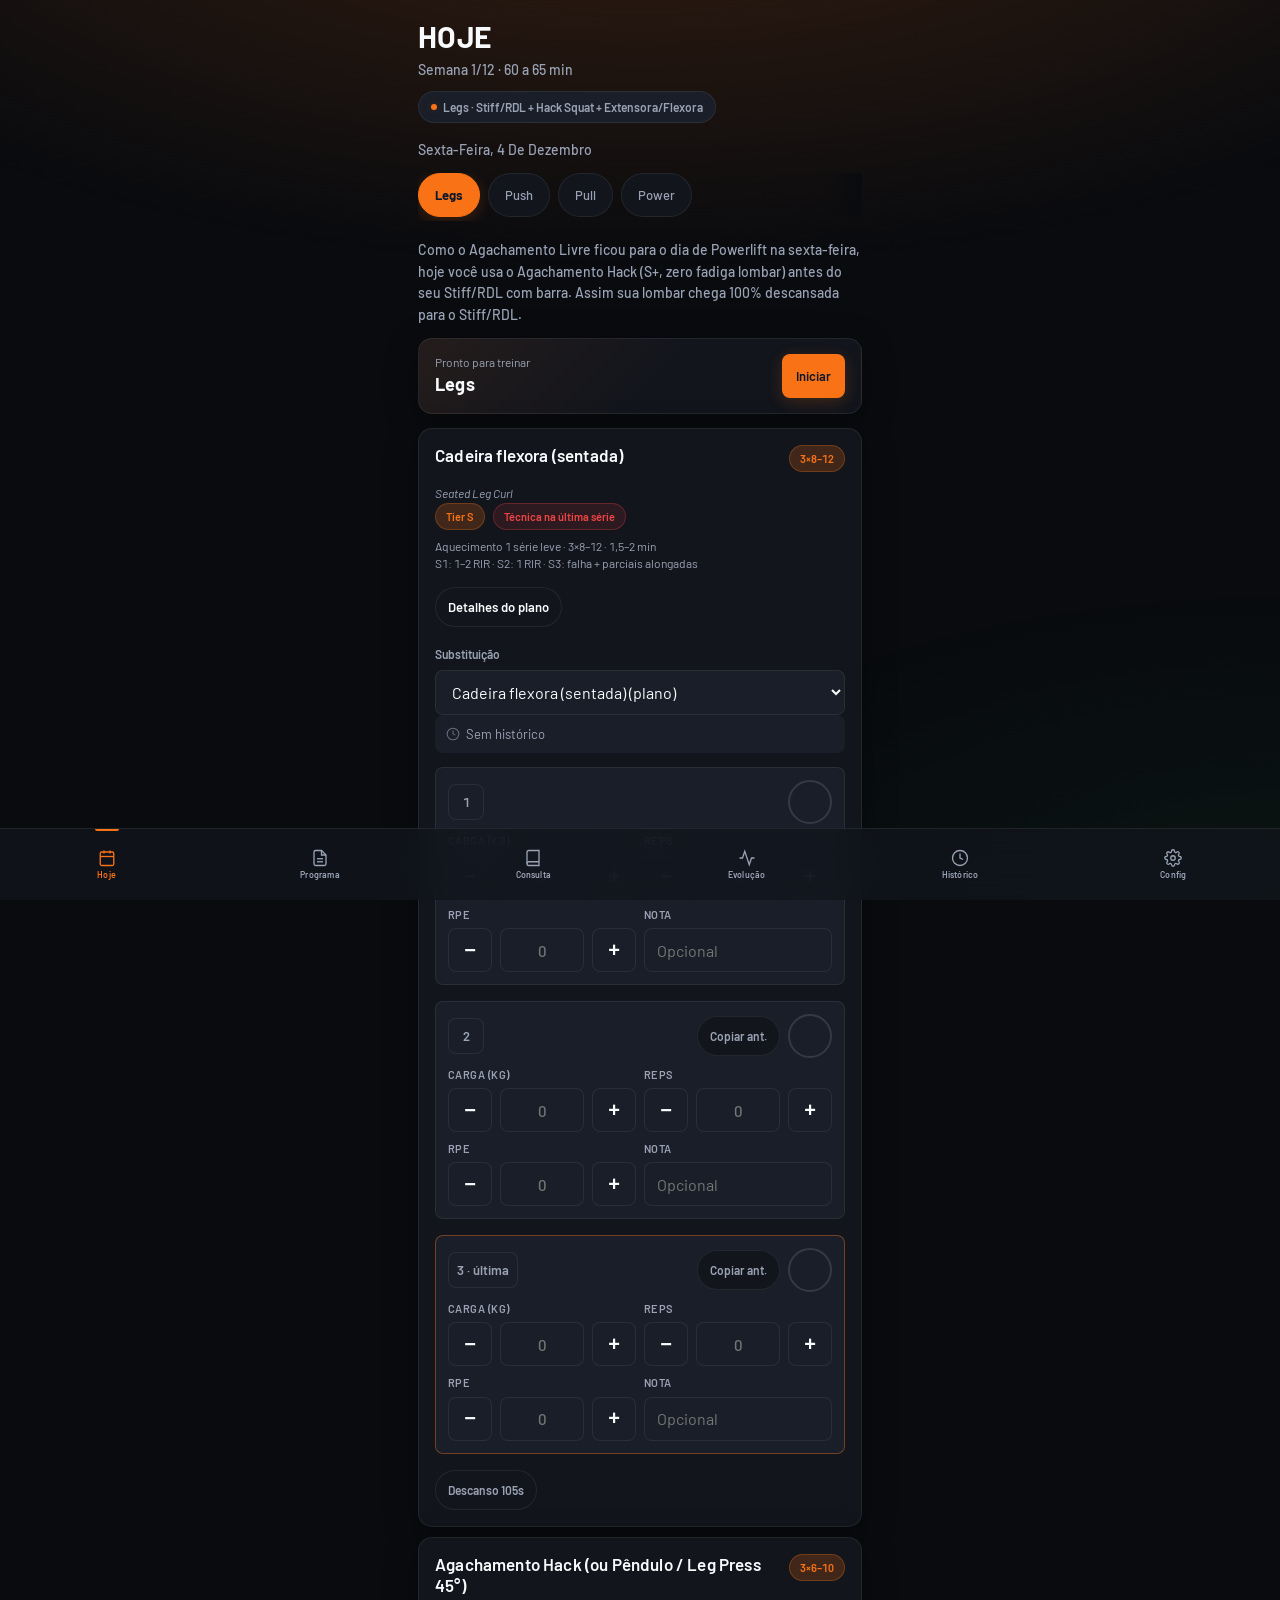
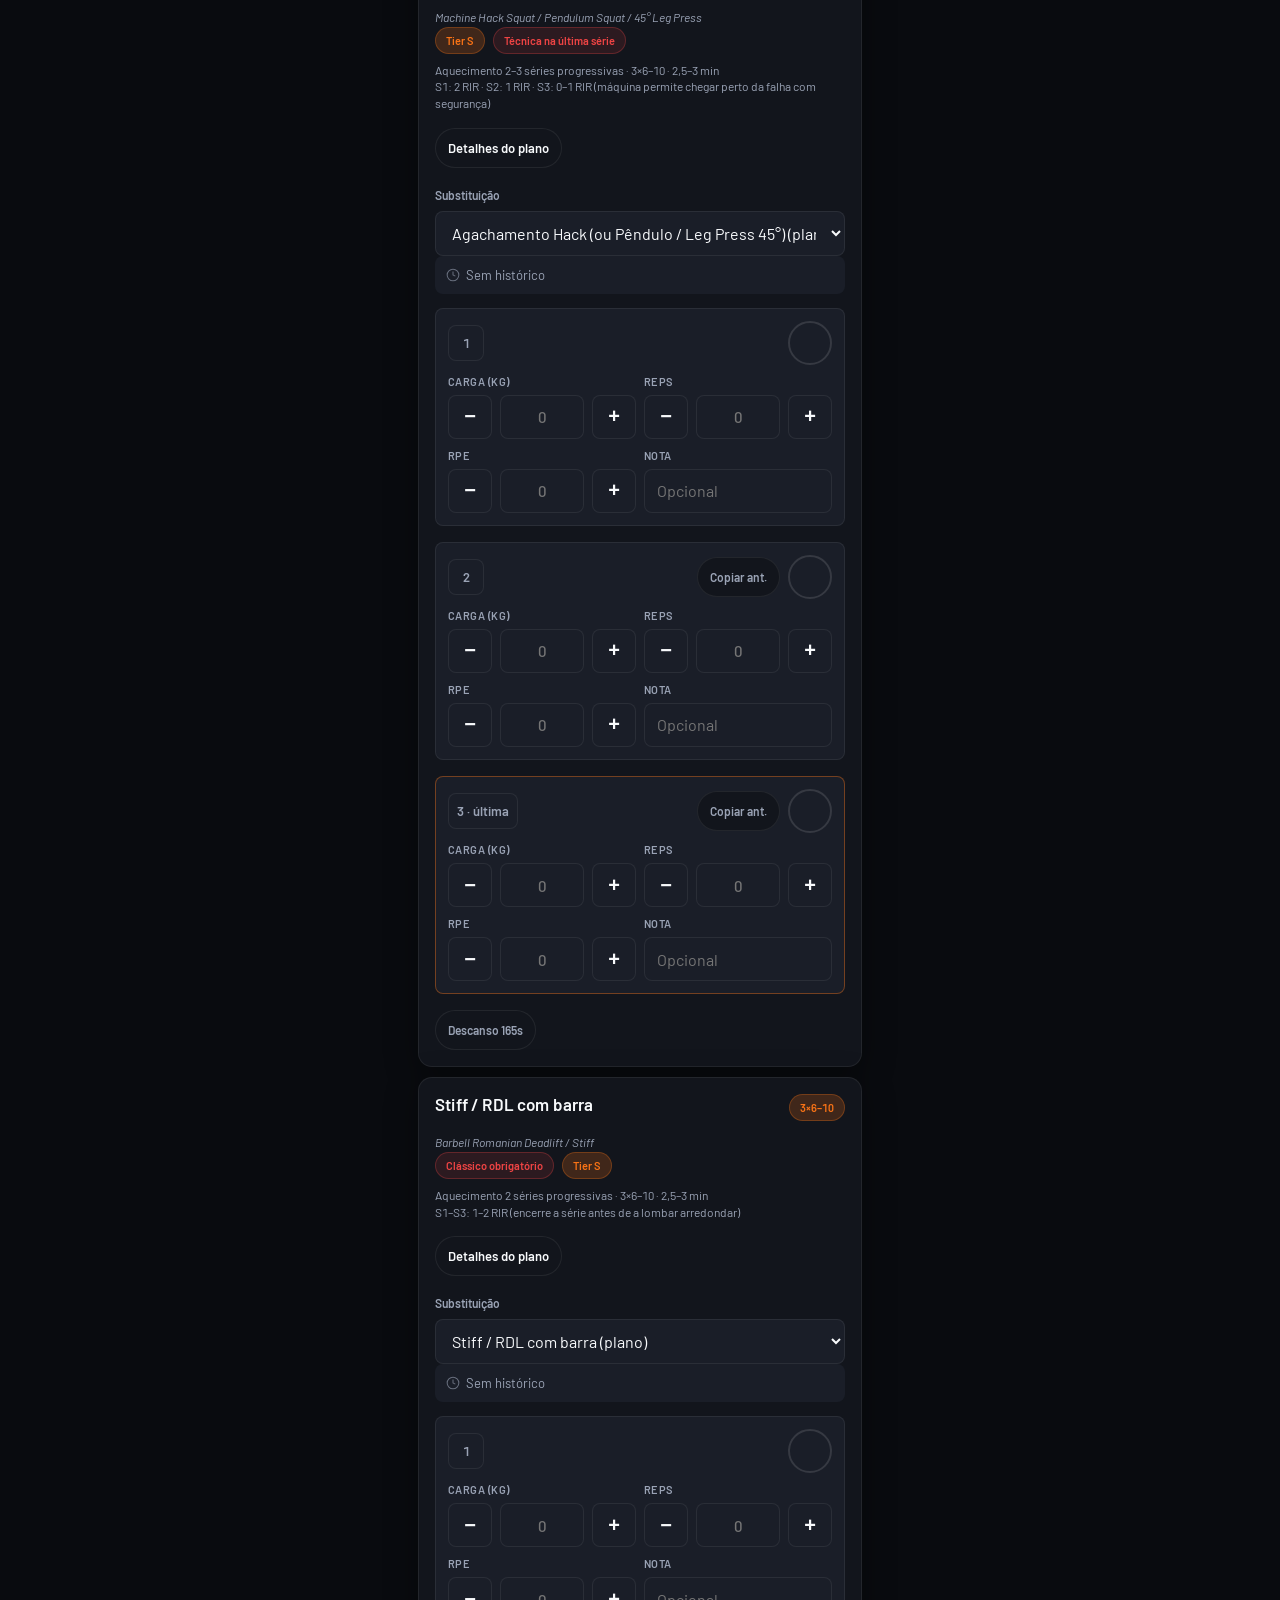
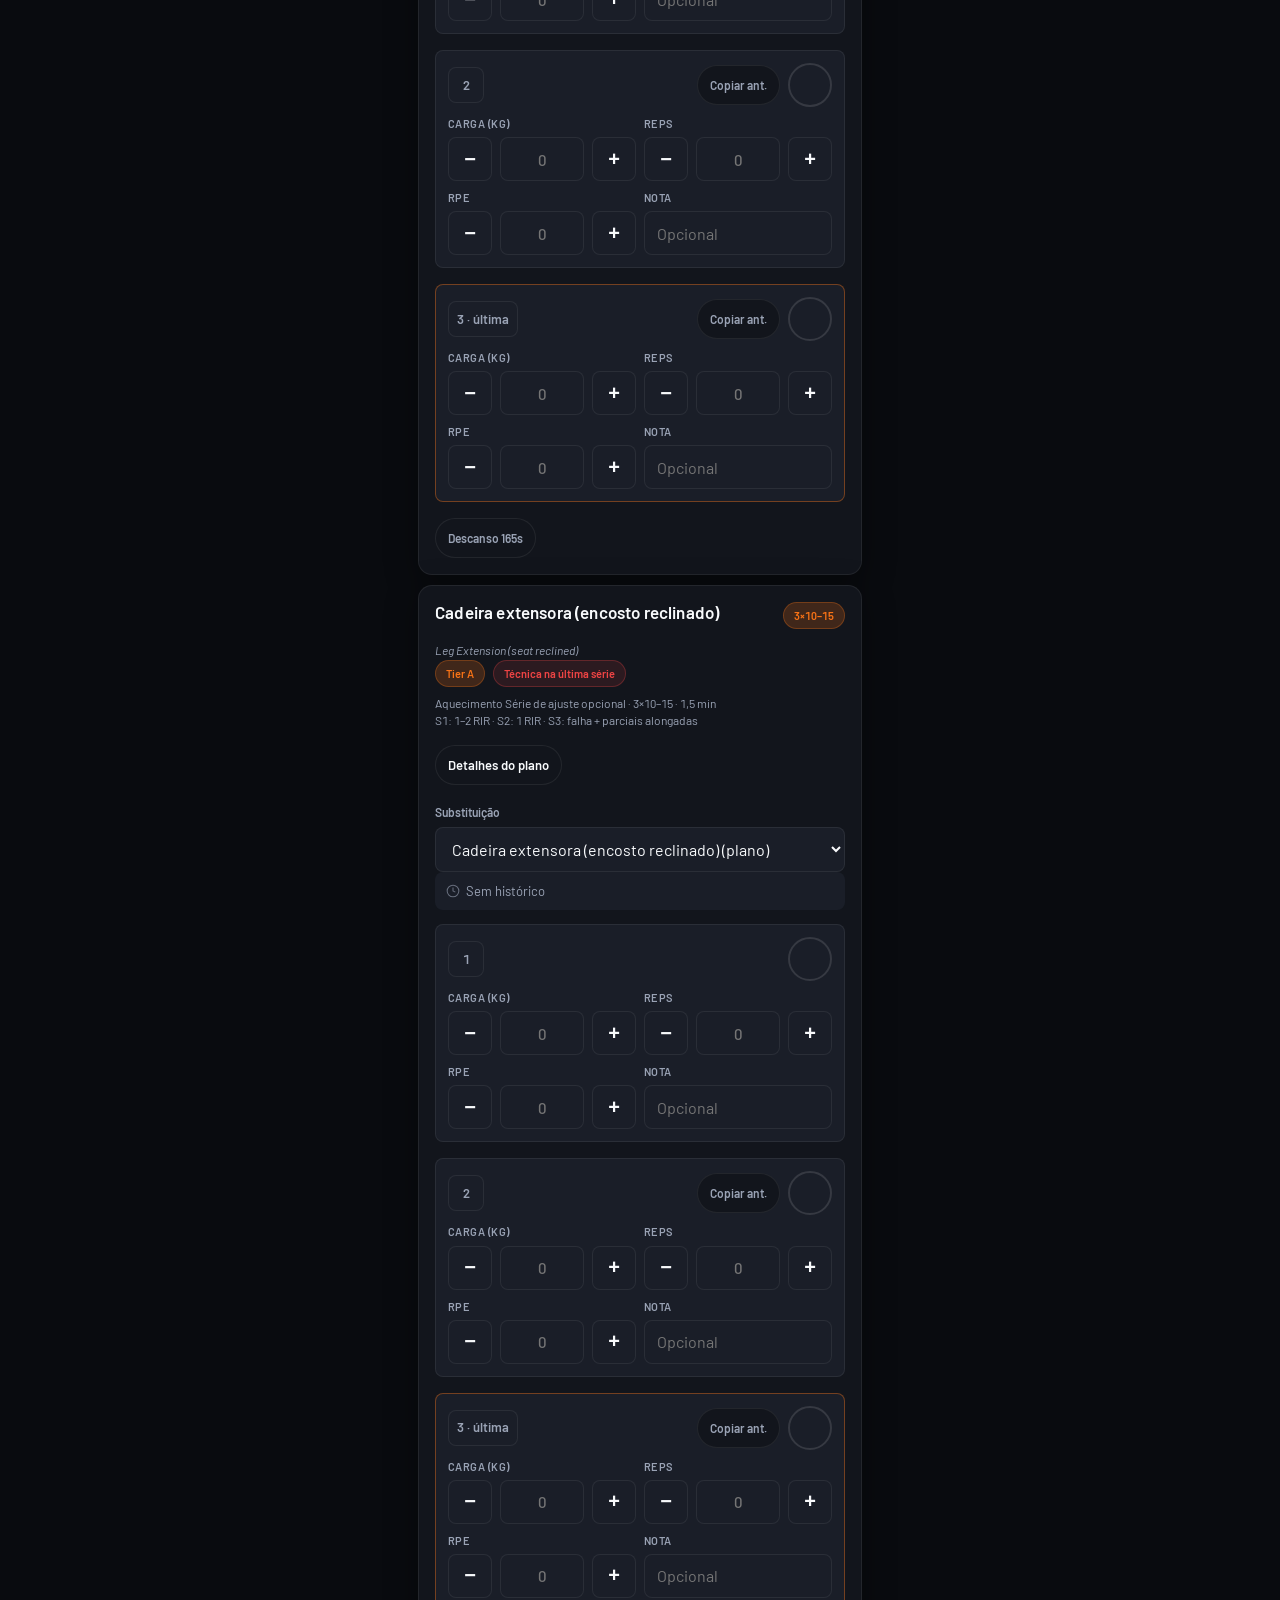
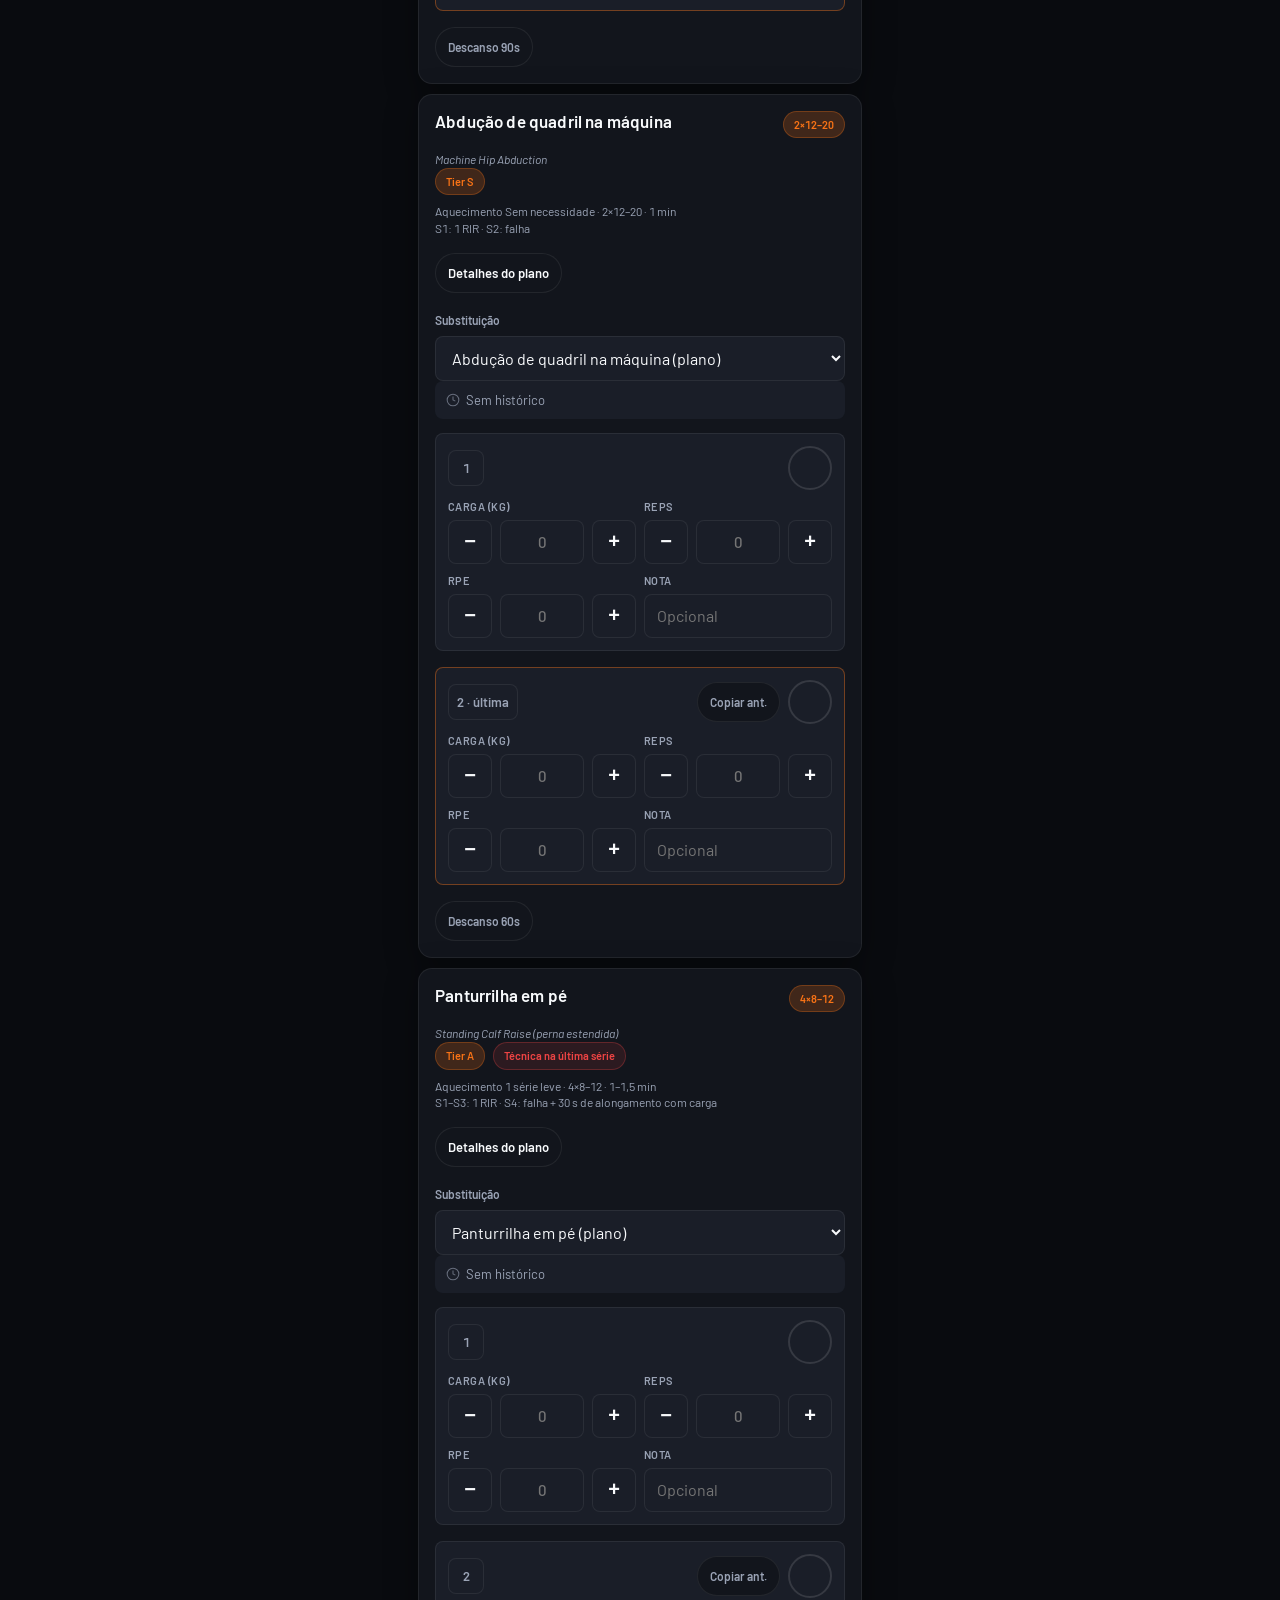
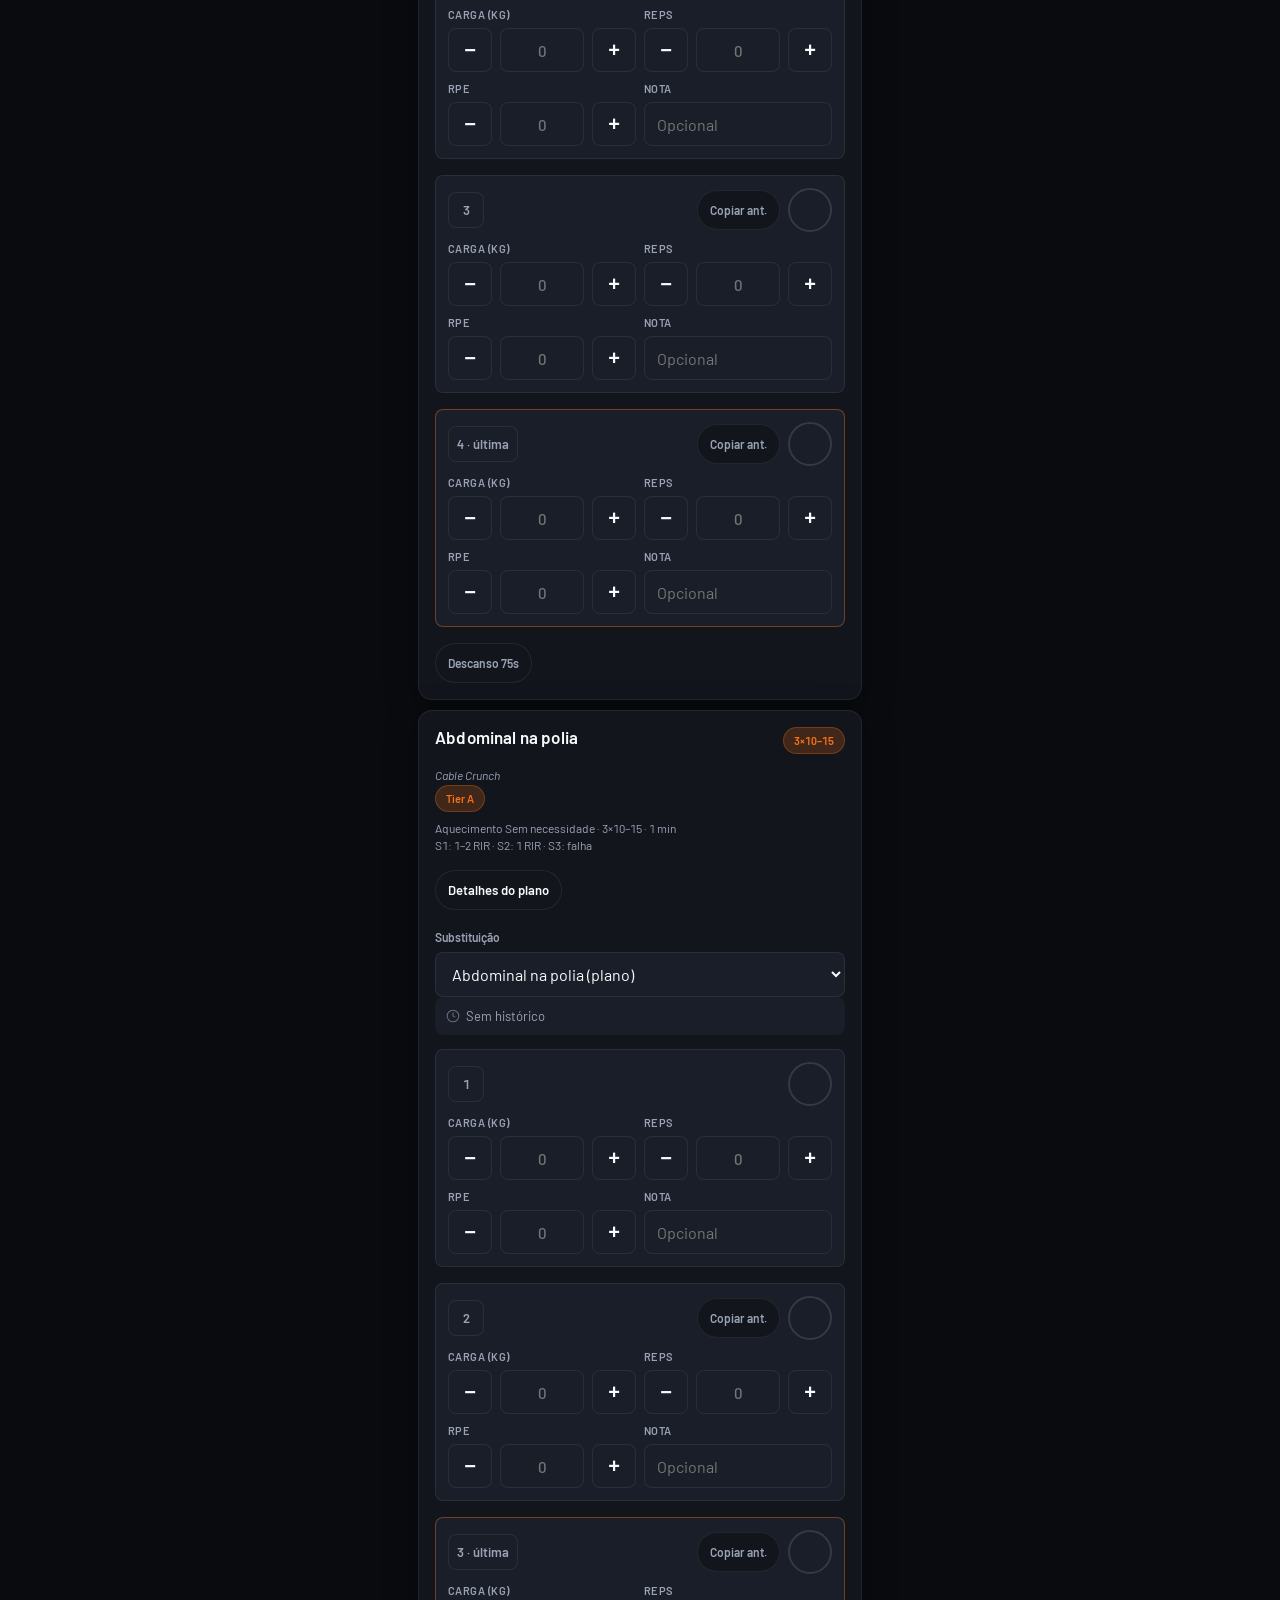
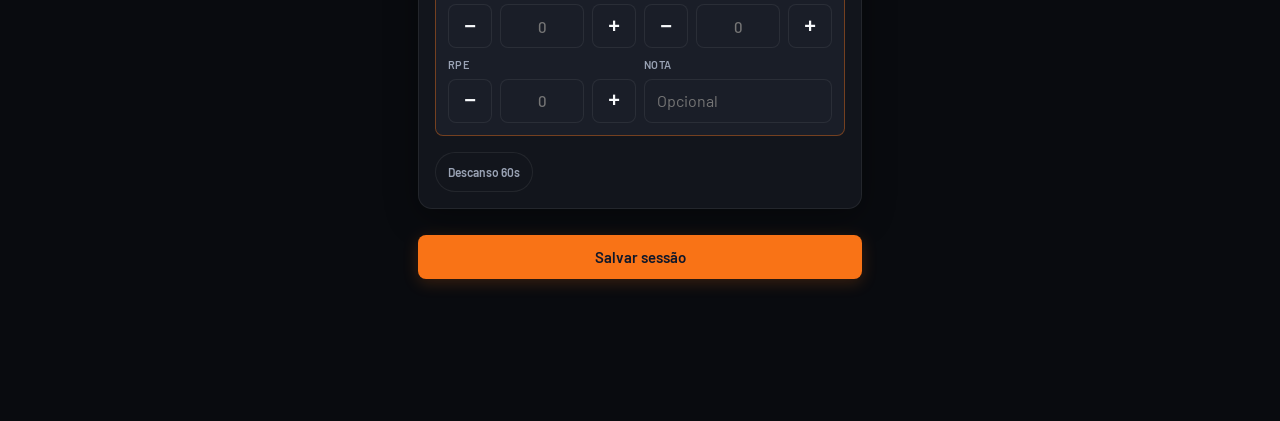
<file: index.html>
<!DOCTYPE html>
<html lang="pt-BR">
<head>
  <meta charset="UTF-8">
  <meta name="viewport" content="width=device-width, initial-scale=1.0, viewport-fit=cover">
  <meta name="theme-color" content="#F97316">
  <meta name="mobile-web-app-capable" content="yes">
  <meta name="apple-mobile-web-app-capable" content="yes">
  <meta name="apple-mobile-web-app-status-bar-style" content="black-translucent">
  <title>Powerbuilding · 4 dias</title>
  <link rel="manifest" href="manifest.webmanifest">
  <link rel="icon" href="icons/icon-192.png">
  <link rel="apple-touch-icon" href="icons/icon-192.png">
  <link rel="preconnect" href="https://fonts.bunny.net">
  <link href="https://fonts.bunny.net/css?family=barlow:300,400,500,600,700|barlow-condensed:400,500,600,700" rel="stylesheet">
  <link rel="stylesheet" href="css/app.css">
</head>
<body>
  <div id="update-banner" class="update-banner" role="status">
    <span>Nova versão disponível</span>
    <button type="button" id="update-reload">Atualizar</button>
  </div>

  <div id="app">
    <div id="screen-hoje" class="screen active"></div>
    <div id="screen-plano" class="screen"></div>
    <div id="screen-consulta" class="screen"></div>
    <div id="screen-evolucao" class="screen"></div>
    <div id="screen-historico" class="screen"></div>
    <div id="screen-config" class="screen"></div>
  </div>

  <nav id="nav" class="nav-6" aria-label="Navegação principal">
    <button data-tab="hoje" class="active" aria-label="Hoje">
      <svg viewBox="0 0 24 24" fill="none" stroke="currentColor" stroke-width="1.75"><rect x="3" y="4" width="18" height="18" rx="2"/><line x1="16" y1="2" x2="16" y2="6"/><line x1="8" y1="2" x2="8" y2="6"/><line x1="3" y1="10" x2="21" y2="10"/></svg>
      Hoje
    </button>
    <button data-tab="plano" aria-label="Programa">
      <svg viewBox="0 0 24 24" fill="none" stroke="currentColor" stroke-width="1.75"><path d="M14 2H6a2 2 0 0 0-2 2v16a2 2 0 0 0 2 2h12a2 2 0 0 0 2-2V8z"/><polyline points="14 2 14 8 20 8"/><line x1="16" y1="13" x2="8" y2="13"/><line x1="16" y1="17" x2="8" y2="17"/></svg>
      Programa
    </button>
    <button data-tab="consulta" aria-label="Consulta">
      <svg viewBox="0 0 24 24" fill="none" stroke="currentColor" stroke-width="1.75"><path d="M4 19.5A2.5 2.5 0 0 1 6.5 17H20"/><path d="M6.5 2H20v20H6.5A2.5 2.5 0 0 1 4 19.5v-15A2.5 2.5 0 0 1 6.5 2z"/></svg>
      Consulta
    </button>
    <button data-tab="evolucao" aria-label="Evolução">
      <svg viewBox="0 0 24 24" fill="none" stroke="currentColor" stroke-width="1.75"><polyline points="22 12 18 12 15 21 9 3 6 12 2 12"/></svg>
      Evolução
    </button>
    <button data-tab="historico" aria-label="Histórico">
      <svg viewBox="0 0 24 24" fill="none" stroke="currentColor" stroke-width="1.75"><circle cx="12" cy="12" r="10"/><polyline points="12 6 12 12 16 14"/></svg>
      Histórico
    </button>
    <button data-tab="config" aria-label="Configurações">
      <svg viewBox="0 0 24 24" fill="none" stroke="currentColor" stroke-width="1.75"><circle cx="12" cy="12" r="3"/><path d="M19.4 15a1.65 1.65 0 0 0 .33 1.82l.06.06a2 2 0 0 1-2.83 2.83l-.06-.06a1.65 1.65 0 0 0-1.82-.33 1.65 1.65 0 0 0-1 1.51V21a2 2 0 0 1-4 0v-.09A1.65 1.65 0 0 0 9 19.4a1.65 1.65 0 0 0-1.82.33l-.06.06a2 2 0 0 1-2.83-2.83l.06-.06A1.65 1.65 0 0 0 4.68 15a1.65 1.65 0 0 0-1.51-1H3a2 2 0 0 1 0-4h.09A1.65 1.65 0 0 0 4.6 9a1.65 1.65 0 0 0-.33-1.82l-.06-.06a2 2 0 0 1 2.83-2.83l.06.06A1.65 1.65 0 0 0 9 4.68a1.65 1.65 0 0 0 1-1.51V3a2 2 0 0 1 4 0v.09a1.65 1.65 0 0 0 1 1.51 1.65 1.65 0 0 0 1.82-.33l.06-.06a2 2 0 0 1 2.83 2.83l-.06.06A1.65 1.65 0 0 0 19.4 9a1.65 1.65 0 0 0 1.51 1H21a2 2 0 0 1 0 4h-.09a1.65 1.65 0 0 0-1.51 1z"/></svg>
      Config
    </button>
  </nav>

  <div id="modal-overlay" class="modal-overlay">
    <div class="modal" id="modal-content"></div>
  </div>
  <div id="toast" class="toast" role="status" aria-live="polite"></div>
  <div id="rest-toast" class="rest-toast" role="status" aria-live="polite" hidden>
    <div class="rest-toast-label">Descanso</div>
    <div class="rest-toast-value" id="rest-timer-value">00:00</div>
    <div class="rest-toast-actions">
      <button type="button" class="btn btn-secondary btn-sm" id="skip-rest">Pular</button>
      <button type="button" class="btn btn-secondary btn-sm" id="add-rest-30">+30s</button>
    </div>
  </div>
  <input type="file" id="import-file" accept=".json,application/json" hidden>

  <script type="module" src="js/app.js"></script>
</body>
</html>
</file>
<file: css/app.css>
:root {
  --bg: #090b0f;
  --bg-elevated: #0e1117;
  --surface: #12151c;
  --surface2: #1a1e28;
  --surface3: #222733;
  --border: rgba(255,255,255,0.07);
  --border-strong: rgba(255,255,255,0.12);
  --text: #F8FAFC;
  --text-secondary: #9aa3b5;
  --accent: #F97316;
  --accent-dim: #EA580C;
  --accent-glow: rgba(249,115,22,0.20);
  --accent-text: #0F172A;
  --secondary: #FB923C;
  --success: #22C55E;
  --success-glow: rgba(34,197,94,0.16);
  --danger: #EF4444;
  --danger-bg: rgba(239,68,68,0.12);
  --ring: #F97316;
  --muted: #37414F;
  --radius-sm: 8px;
  --radius: 14px;
  --radius-lg: 18px;
  --nav-h: 72px;
  --safe-t: env(safe-area-inset-top, 0px);
  --safe-b: env(safe-area-inset-bottom, 0px);
  --shadow: 0 8px 32px rgba(0,0,0,0.35);
  --font: 'Barlow', system-ui, sans-serif;
  --font-display: 'Barlow Condensed', 'Barlow', system-ui, sans-serif;
  --mono: 'Barlow', ui-monospace, monospace;
  --ease: cubic-bezier(0.16, 1, 0.3, 1);
  --press-duration: 200ms;
  --space-xs: 4px;
  --space-sm: 8px;
  --space-md: 16px;
  --space-lg: 24px;
}
[data-theme="light"] {
  --bg: #f4f6fa;
  --bg-elevated: #eef1f6;
  --surface: #ffffff;
  --surface2: #f0f3f8;
  --surface3: #e4e9f2;
  --border: rgba(15,23,42,0.08);
  --border-strong: rgba(15,23,42,0.14);
  --text: #0f172a;
  --text-secondary: #64748b;
  --accent: #EA580C;
  --accent-dim: #C2410C;
  --accent-glow: rgba(234,88,12,0.14);
  --accent-text: #ffffff;
  --secondary: #FB923C;
  --success: #16A34A;
  --success-glow: rgba(22,163,74,0.12);
  --danger: #EF4444;
  --danger-bg: rgba(239,68,68,0.08);
  --ring: #EA580C;
  --muted: #E2E8F0;
  --shadow: 0 8px 32px rgba(15,23,42,0.08);
}
*, *::before, *::after { box-sizing: border-box; margin: 0; padding: 0; }
html { -webkit-tap-highlight-color: transparent; }
body {
  font-family: var(--font);
  background: var(--bg);
  color: var(--text);
  min-height: 100dvh;
  line-height: 1.55;
  -webkit-font-smoothing: antialiased;
  overscroll-behavior: contain;
}
body::before {
  content: '';
  position: fixed;
  inset: 0;
  background:
    radial-gradient(ellipse 80% 50% at 50% -20%, var(--accent-glow), transparent),
    radial-gradient(ellipse 55% 35% at 100% 100%, rgba(34,197,94,0.05), transparent);
  pointer-events: none;
  z-index: 0;
}
#app {
  position: relative;
  z-index: 1;
  max-width: 480px;
  margin: 0 auto;
  padding-top: var(--safe-t);
  padding-bottom: calc(var(--nav-h) + var(--safe-b) + 20px);
}
.screen {
  display: none;
  padding: 20px 18px;
  animation: fadeIn 0.35s var(--ease);
}
.screen.active { display: block; }
@keyframes fadeIn {
  from { opacity: 0; transform: translateY(6px); }
  to { opacity: 1; transform: translateY(0); }
}
@keyframes staggerIn {
  from { opacity: 0; transform: translateY(12px) scale(0.97); }
  to { opacity: 1; transform: translateY(0) scale(1); }
}
.stagger-item {
  animation: staggerIn 0.4s var(--ease) both;
}
.stagger-item:nth-child(1) { animation-delay: 0.02s; }
.stagger-item:nth-child(2) { animation-delay: 0.07s; }
.stagger-item:nth-child(3) { animation-delay: 0.12s; }
.stagger-item:nth-child(4) { animation-delay: 0.17s; }
.stagger-item:nth-child(5) { animation-delay: 0.22s; }
.stagger-item:nth-child(6) { animation-delay: 0.27s; }
.stagger-item:nth-child(7) { animation-delay: 0.32s; }
.stagger-item:nth-child(8) { animation-delay: 0.37s; }
.stagger-item:nth-child(9) { animation-delay: 0.42s; }
.stagger-item:nth-child(n+10) { animation-delay: 0.45s; }

:focus-visible {
  outline: 2px solid var(--ring);
  outline-offset: 2px;
}
button:focus:not(:focus-visible),
a:focus:not(:focus-visible) {
  outline: none;
}

@media (prefers-reduced-motion: reduce) {
  .screen,
  .stagger-item { animation: none; }
  *, *::before, *::after {
    transition-duration: 0.01ms !important;
    animation-duration: 0.01ms !important;
  }
}

.page-header { margin-bottom: 20px; }
.page-header h1 {
  font-family: var(--font-display);
  font-size: 1.875rem;
  font-weight: 700;
  letter-spacing: 0.01em;
  line-height: 1.1;
  margin-bottom: 6px;
  text-transform: uppercase;
}
.subtitle {
  color: var(--text-secondary);
  font-size: 0.875rem;
  font-weight: 500;
}
.session-badge {
  display: inline-flex;
  align-items: center;
  gap: 6px;
  margin-top: 10px;
  padding: 6px 12px;
  min-height: 32px;
  background: var(--surface2);
  border: 1px solid var(--border);
  border-radius: 99px;
  font-size: 0.75rem;
  font-weight: 600;
  color: var(--text-secondary);
}
.session-badge .dot {
  width: 6px;
  height: 6px;
  border-radius: 50%;
  background: var(--accent);
  box-shadow: 0 0 8px var(--accent-glow);
}
.card {
  background: var(--surface);
  border: 1px solid var(--border);
  border-radius: var(--radius);
  padding: 16px;
  margin-bottom: 10px;
  box-shadow: var(--shadow);
  transition: border-color 0.2s var(--ease), transform var(--press-duration) var(--ease);
}
.card-header {
  display: flex;
  justify-content: space-between;
  align-items: flex-start;
  gap: 10px;
  margin-bottom: 12px;
}
.card-title {
  font-family: var(--font-display);
  font-weight: 600;
  font-size: 1.0625rem;
  line-height: 1.25;
  flex: 1;
  letter-spacing: 0.01em;
}
.badge {
  font-size: 0.6875rem;
  font-weight: 600;
  padding: 4px 10px;
  border-radius: 99px;
  background: var(--surface2);
  color: var(--text-secondary);
  white-space: nowrap;
  font-family: var(--mono);
  font-variant-numeric: tabular-nums;
}
.badge.accent {
  background: var(--accent-glow);
  color: var(--accent);
  border: 1px solid rgba(249,115,22,0.28);
}
.last-session {
  display: flex;
  align-items: center;
  gap: 6px;
  font-size: 0.8125rem;
  color: var(--text-secondary);
  margin-bottom: 14px;
  padding: 8px 10px;
  background: var(--surface2);
  border-radius: var(--radius-sm);
  width: 100%;
  border: 1px solid transparent;
  font-family: inherit;
  text-align: left;
}
.last-session svg { flex-shrink: 0; opacity: 0.6; pointer-events: none; }
.last-session span { flex: 1; }
button.last-session {
  cursor: pointer;
  color: var(--text-secondary);
}
button.last-session.has-data:hover,
button.last-session.has-data:focus-visible {
  border-color: var(--border-strong);
  background: var(--surface3);
  color: var(--text);
}
button.last-session.has-data:active { transform: scale(0.98); }
.last-variant-hint {
  margin-top: 6px;
  font-size: 0.75rem;
  color: var(--text-secondary);
}
.compare-block {
  background: var(--surface2);
  border: 1px solid var(--border);
  border-radius: var(--radius);
  padding: 12px 14px;
  margin-bottom: 10px;
}
.compare-block-kicker {
  font-size: 0.6875rem;
  font-weight: 700;
  letter-spacing: 0.06em;
  text-transform: uppercase;
  color: var(--accent);
  margin-bottom: 2px;
}
.compare-block-date {
  font-size: 0.8125rem;
  font-weight: 600;
  color: var(--text);
  margin-bottom: 8px;
}
.compare-set {
  font-size: 0.8125rem;
  color: var(--text-secondary);
  font-family: var(--mono);
  font-variant-numeric: tabular-nums;
  padding: 4px 0;
  display: flex;
  align-items: center;
  gap: 6px;
  flex-wrap: wrap;
}
.compare-set.is-pr { color: var(--text); }
.sets-grid { display: flex; flex-direction: column; gap: 8px; }
.set-row {
  display: grid;
  grid-template-columns: 36px 1fr 1fr;
  gap: 8px;
  align-items: end;
}
.set-row--bw { grid-template-columns: 36px 1fr; }
.set-num {
  min-width: 36px;
  height: 36px;
  display: flex;
  align-items: center;
  justify-content: center;
  font-size: 0.8125rem;
  font-weight: 600;
  font-family: var(--mono);
  font-variant-numeric: tabular-nums;
  color: var(--text-secondary);
  background: var(--surface2);
  border: 1px solid var(--border);
  border-radius: var(--radius-sm);
  padding: 0 8px;
}
.field label {
  font-size: 0.6875rem;
  font-weight: 600;
  color: var(--text-secondary);
  display: block;
  margin-bottom: 5px;
  text-transform: uppercase;
  letter-spacing: 0.04em;
}
input, select, textarea {
  font-family: var(--font);
  background: var(--surface2);
  border: 1px solid var(--border);
  border-radius: var(--radius-sm);
  color: var(--text);
  padding: 11px 12px;
  font-size: 1rem;
  width: 100%;
  min-height: 44px;
  transition: border-color 0.2s var(--ease), box-shadow 0.2s var(--ease);
}
input:focus, select:focus, textarea:focus {
  outline: none;
  border-color: var(--accent);
  box-shadow: 0 0 0 3px var(--accent-glow);
}
input[type="number"] {
  font-family: var(--mono);
  font-weight: 500;
  font-variant-numeric: tabular-nums;
  -moz-appearance: textfield;
}
input::-webkit-outer-spin-button,
input::-webkit-inner-spin-button { -webkit-appearance: none; }
select { cursor: pointer; }

button,
.btn,
.day-chip,
.icon-btn,
.chip-btn,
.chart-tab,
.toggle,
.alt-list li,
.history-item,
.set-check,
a.youtube-link {
  cursor: pointer;
}

.btn {
  display: inline-flex;
  align-items: center;
  justify-content: center;
  gap: 8px;
  padding: 13px 20px;
  min-height: 44px;
  border: none;
  border-radius: var(--radius-sm);
  font-family: var(--font);
  font-size: 0.9375rem;
  font-weight: 600;
  cursor: pointer;
  transition:
    transform var(--press-duration) var(--ease),
    opacity 0.15s,
    background 0.2s var(--ease),
    box-shadow 0.2s var(--ease);
}
.btn:active { transform: scale(0.97); }
.btn-primary {
  background: var(--accent);
  color: var(--accent-text);
  box-shadow: 0 4px 16px var(--accent-glow);
}
.btn-primary:active { box-shadow: 0 2px 8px var(--accent-glow); }
.btn-secondary {
  background: var(--surface2);
  color: var(--text);
  border: 1px solid var(--border-strong);
}
.btn-danger {
  background: var(--danger-bg);
  color: var(--danger);
  border: 1px solid rgba(239,68,68,0.25);
}
.btn-sm {
  padding: 10px 14px;
  font-size: 0.8125rem;
  min-height: 44px;
}
.btn-block { width: 100%; }
.btn-group { display: flex; gap: 10px; flex-wrap: wrap; margin-top: 14px; }
.day-picker-wrap {
  position: relative;
  margin-bottom: 18px;
}
.day-picker-wrap::after {
  content: '';
  position: absolute;
  right: 0; top: 0; bottom: 4px;
  width: 32px;
  background: linear-gradient(to right, transparent, var(--bg));
  pointer-events: none;
}
.day-picker {
  display: flex;
  gap: 8px;
  overflow-x: auto;
  padding-bottom: 4px;
  scrollbar-width: none;
  -webkit-overflow-scrolling: touch;
}
.day-picker::-webkit-scrollbar { display: none; }
.day-chip {
  flex-shrink: 0;
  padding: 10px 16px;
  min-height: 44px;
  border-radius: 99px;
  border: 1px solid var(--border);
  background: var(--surface);
  color: var(--text-secondary);
  font-family: var(--font);
  font-size: 0.8125rem;
  font-weight: 500;
  cursor: pointer;
  white-space: nowrap;
  transition:
    transform var(--press-duration) var(--ease),
    background 0.2s var(--ease),
    color 0.2s var(--ease),
    border-color 0.2s var(--ease),
    box-shadow 0.2s var(--ease);
}
.day-chip:active { transform: scale(0.97); }
.day-chip.active {
  background: var(--accent);
  color: var(--accent-text);
  border-color: var(--accent);
  font-weight: 700;
  box-shadow: 0 4px 16px var(--accent-glow);
}
nav {
  position: fixed;
  bottom: 0;
  left: 0;
  right: 0;
  height: calc(var(--nav-h) + var(--safe-b));
  padding-bottom: var(--safe-b);
  background: rgba(18,21,28,0.82);
  backdrop-filter: blur(20px) saturate(180%);
  -webkit-backdrop-filter: blur(20px) saturate(180%);
  border-top: 1px solid var(--border);
  display: flex;
  z-index: 100;
}
[data-theme="light"] nav { background: rgba(255,255,255,0.88); }
@media (prefers-reduced-transparency: reduce) {
  nav { background: var(--surface); backdrop-filter: none; }
}
nav button {
  flex: 1;
  display: flex;
  flex-direction: column;
  align-items: center;
  justify-content: center;
  gap: 4px;
  background: none;
  border: none;
  color: var(--text-secondary);
  font-family: var(--font);
  font-size: 0.625rem;
  font-weight: 600;
  letter-spacing: 0.02em;
  cursor: pointer;
  padding: 10px 4px;
  min-height: 44px;
  transition:
    color 0.2s var(--ease),
    transform var(--press-duration) var(--ease);
  position: relative;
}
nav button:active { transform: scale(0.97); }
nav button.active { color: var(--accent); }
nav button.active::before {
  content: '';
  position: absolute;
  top: 0;
  left: 50%;
  transform: translateX(-50%);
  width: 24px;
  height: 2px;
  background: var(--accent);
  border-radius: 0 0 2px 2px;
}
nav button svg { width: 22px; height: 22px; stroke-width: 1.75; }
.plan-day {
  margin-bottom: 24px;
  background: var(--surface);
  border: 1px solid var(--border);
  border-radius: var(--radius);
  padding: 16px;
  box-shadow: var(--shadow);
}
.plan-day-title {
  font-family: var(--font-display);
  font-weight: 700;
  font-size: 1.0625rem;
  margin-bottom: 4px;
  letter-spacing: 0.01em;
}
.plan-day-meta {
  font-size: 0.75rem;
  color: var(--text-secondary);
  margin-bottom: 12px;
  padding-bottom: 12px;
  border-bottom: 1px solid var(--border);
}
.exercise-item {
  display: flex;
  align-items: center;
  gap: 10px;
  padding: 12px 0;
  min-height: 48px;
  border-bottom: 1px solid var(--border);
}
.exercise-item:last-child { border-bottom: none; }
.exercise-info { flex: 1; min-width: 0; }
.exercise-name {
  font-size: 0.875rem;
  font-weight: 600;
  line-height: 1.35;
}
.exercise-meta {
  font-size: 0.75rem;
  color: var(--text-secondary);
  margin-top: 2px;
  font-family: var(--mono);
  font-variant-numeric: tabular-nums;
}
.exercise-actions { display: flex; gap: 8px; flex-shrink: 0; }
.icon-btn {
  background: var(--surface2);
  border: 1px solid var(--border);
  border-radius: var(--radius-sm);
  color: var(--text-secondary);
  width: 44px;
  height: 44px;
  display: flex;
  align-items: center;
  justify-content: center;
  cursor: pointer;
  font-size: 0.875rem;
  transition:
    transform var(--press-duration) var(--ease),
    background 0.15s var(--ease),
    color 0.15s var(--ease);
}
.icon-btn:active:not(:disabled) { transform: scale(0.97); background: var(--surface3); }
.icon-btn:disabled { opacity: 0.25; cursor: default; }
.modal-overlay {
  display: none;
  position: fixed;
  inset: 0;
  background: rgba(0,0,0,0.55);
  backdrop-filter: blur(4px);
  z-index: 200;
  align-items: flex-end;
  justify-content: center;
}
.modal-overlay.open { display: flex; animation: overlayIn 0.25s var(--ease); }
@keyframes overlayIn { from { opacity: 0; } to { opacity: 1; } }
.modal {
  background: var(--surface);
  border-radius: var(--radius-lg) var(--radius-lg) 0 0;
  padding: 8px 20px calc(28px + var(--safe-b));
  width: 100%;
  max-width: 480px;
  max-height: 85dvh;
  overflow-y: auto;
  animation: slideUp 0.3s var(--ease);
}
@keyframes slideUp { from { transform: translateY(100%); } to { transform: translateY(0); } }
.modal-handle {
  width: 36px;
  height: 4px;
  background: var(--border-strong);
  border-radius: 99px;
  margin: 0 auto 16px;
}
.modal h3 {
  font-family: var(--font-display);
  font-size: 1.25rem;
  font-weight: 700;
  margin-bottom: 18px;
  letter-spacing: 0.01em;
  text-transform: uppercase;
}
.form-group { margin-bottom: 16px; }
.form-group > label {
  font-size: 0.75rem;
  font-weight: 600;
  color: var(--text-secondary);
  display: block;
  margin-bottom: 6px;
}
.alt-list { list-style: none; }
.alt-list li {
  padding: 14px 16px;
  min-height: 48px;
  border: 1px solid var(--border);
  border-radius: var(--radius-sm);
  margin-bottom: 8px;
  cursor: pointer;
  font-size: 0.9375rem;
  font-weight: 500;
  transition:
    transform var(--press-duration) var(--ease),
    border-color 0.15s var(--ease),
    background 0.15s var(--ease),
    color 0.15s var(--ease);
}
.alt-list li:active {
  transform: scale(0.97);
  border-color: var(--accent);
  color: var(--accent);
  background: var(--accent-glow);
}
.chart-container {
  background: var(--surface);
  border: 1px solid var(--border);
  border-radius: var(--radius);
  padding: 16px;
  margin-bottom: 16px;
  box-shadow: var(--shadow);
}
.chart-tabs { display: flex; gap: 8px; margin-bottom: 14px; }
.chart-tab {
  flex: 1;
  padding: 10px 6px;
  min-height: 44px;
  border: 1px solid var(--border);
  border-radius: var(--radius-sm);
  background: var(--surface2);
  color: var(--text-secondary);
  font-family: var(--font);
  font-size: 0.6875rem;
  font-weight: 600;
  cursor: pointer;
  text-align: center;
  transition:
    transform var(--press-duration) var(--ease),
    background 0.2s var(--ease),
    color 0.2s var(--ease),
    border-color 0.2s var(--ease);
}
.chart-tab:active { transform: scale(0.97); }
.chart-tab.active {
  background: var(--accent);
  color: var(--accent-text);
  border-color: var(--accent);
}
.chart-svg { width: 100%; height: auto; display: block; }
.stats-row {
  display: grid;
  grid-template-columns: 1fr 1fr;
  gap: 10px;
  margin-bottom: 16px;
}
.stat-box {
  background: var(--surface);
  border: 1px solid var(--border);
  border-radius: var(--radius);
  padding: 14px 12px;
  text-align: center;
}
.stat-value {
  font-size: 1.375rem;
  font-weight: 700;
  font-family: var(--font-display);
  font-variant-numeric: tabular-nums;
  color: var(--accent);
  letter-spacing: 0.01em;
}
.stat-label { font-size: 0.6875rem; color: var(--text-secondary); margin-top: 4px; font-weight: 500; }
.toast {
  position: fixed;
  bottom: calc(var(--nav-h) + var(--safe-b) + 16px);
  left: 50%;
  transform: translateX(-50%) translateY(24px);
  background: var(--surface);
  color: var(--text);
  padding: 12px 22px;
  min-height: 44px;
  border-radius: 99px;
  font-size: 0.875rem;
  font-weight: 600;
  border: 1px solid var(--border-strong);
  box-shadow: var(--shadow);
  z-index: 300;
  white-space: nowrap;
  max-width: calc(100vw - 32px);
  overflow: hidden;
  text-overflow: ellipsis;
  opacity: 0;
  visibility: hidden;
  pointer-events: none;
  transition: opacity 0.3s var(--ease), transform 0.3s var(--ease), visibility 0.3s;
}
.toast.show {
  opacity: 1;
  visibility: visible;
  pointer-events: auto;
  transform: translateX(-50%) translateY(0);
}
.plan-day-header {
  display: flex;
  align-items: flex-start;
  justify-content: space-between;
  gap: 8px;
  margin-bottom: 4px;
}
.plan-day-header .plan-day-title { margin-bottom: 0; flex: 1; }
.plan-day-actions { display: flex; gap: 8px; flex-shrink: 0; }
.empty-state {
  text-align: center;
  padding: 40px 20px;
  color: var(--text-secondary);
  font-size: 0.9375rem;
  background: var(--surface);
  border: 1px dashed var(--border-strong);
  border-radius: var(--radius);
}
.config-section {
  background: var(--surface);
  border: 1px solid var(--border);
  border-radius: var(--radius);
  padding: 4px 16px;
  margin-bottom: 12px;
  box-shadow: var(--shadow);
}
.config-section h3 {
  font-family: var(--font-display);
  font-size: 0.75rem;
  font-weight: 700;
  color: var(--text-secondary);
  text-transform: uppercase;
  letter-spacing: 0.08em;
  padding: 14px 0 4px;
}
.toggle-row {
  display: flex;
  justify-content: space-between;
  align-items: center;
  gap: 12px;
  padding: 14px 0;
  min-height: 52px;
  border-bottom: 1px solid var(--border);
  font-size: 0.9375rem;
  font-weight: 500;
}
.config-section .toggle-row:last-child { border-bottom: none; }
.config-section .btn-group { padding: 12px 0 16px; margin-top: 0; }
.toggle {
  width: 50px;
  height: 30px;
  min-width: 50px;
  background: var(--surface2);
  border-radius: 99px;
  border: 1px solid var(--border);
  cursor: pointer;
  position: relative;
  transition: background 0.25s var(--ease);
  flex-shrink: 0;
}
.toggle.on { background: var(--accent); border-color: var(--accent); }
.toggle::after {
  content: '';
  position: absolute;
  top: 3px;
  left: 3px;
  width: 22px;
  height: 22px;
  background: white;
  border-radius: 50%;
  box-shadow: 0 1px 4px rgba(0,0,0,0.2);
  transition: transform 0.25s var(--ease);
}
.toggle.on::after { transform: translateX(20px); }
.about-text {
  font-size: 0.8125rem;
  color: var(--text-secondary);
  padding: 8px 0 16px;
  line-height: 1.6;
}
.saved-indicator {
  font-size: 0.8125rem;
  font-weight: 600;
  color: var(--success);
  text-align: center;
  margin-top: 10px;
  opacity: 0;
  transition: opacity 0.3s var(--ease);
}
.saved-indicator.show { opacity: 1; }
.save-wrap { margin-top: 16px; }
/* Update banner */
.update-banner {
  position: sticky; top: 0; z-index: 150;
  display: none; align-items: center; justify-content: space-between; gap: 10px;
  padding: 10px 14px; background: var(--accent); color: var(--accent-text);
  font-size: 0.8125rem; font-weight: 600;
}
.update-banner.show { display: flex; }
.update-banner button {
  background: var(--accent-text); color: var(--accent); border: none;
  border-radius: 8px; padding: 8px 12px; min-height: 36px; font-weight: 700; cursor: pointer;
  transition: transform var(--press-duration) var(--ease);
}
.update-banner button:active { transform: scale(0.97); }

/* Session bar */
.session-bar {
  display: flex; align-items: center; justify-content: space-between; gap: 10px;
  padding: 14px 16px; margin-bottom: 14px;
  background:
    linear-gradient(135deg, rgba(249,115,22,0.08), transparent 55%),
    var(--surface);
  border: 1px solid var(--border);
  border-radius: var(--radius);
  box-shadow: var(--shadow);
}
.session-bar strong {
  font-family: var(--font-display);
  font-size: 1.125rem;
  letter-spacing: 0.01em;
}
.session-timer {
  font-family: var(--font-display);
  font-size: 1.5rem;
  font-weight: 700;
  font-variant-numeric: tabular-nums;
  color: var(--accent);
  letter-spacing: 0.02em;
}
.session-meta { font-size: 0.75rem; color: var(--text-secondary); }
.rest-toast {
  position: fixed;
  left: 50%;
  bottom: calc(var(--nav-h) + var(--safe-b) + 16px);
  transform: translateX(-50%) translateY(16px);
  z-index: 280;
  min-width: min(280px, calc(100vw - 32px));
  max-width: calc(100vw - 32px);
  padding: 14px 18px 12px;
  text-align: center;
  background: var(--surface);
  color: var(--text);
  border: 1px solid rgba(249, 115, 22, 0.35);
  border-radius: 18px;
  box-shadow: var(--shadow), 0 0 0 1px var(--accent-glow);
  opacity: 0;
  visibility: hidden;
  pointer-events: none;
  transition: opacity 0.25s var(--ease), transform 0.25s var(--ease), visibility 0.25s;
}
.rest-toast.show {
  opacity: 1;
  visibility: visible;
  pointer-events: auto;
  transform: translateX(-50%) translateY(0);
}
.rest-toast-label {
  font-size: 0.75rem;
  font-weight: 600;
  color: var(--text-secondary);
  letter-spacing: 0.04em;
  text-transform: uppercase;
}
.rest-toast-value {
  font-family: var(--font-display);
  font-size: 2.25rem;
  font-weight: 700;
  font-variant-numeric: tabular-nums;
  color: var(--accent);
  line-height: 1.15;
  margin: 4px 0 10px;
  letter-spacing: 0.02em;
}
.rest-toast-actions {
  display: flex;
  gap: 8px;
  justify-content: center;
}

/* Steppers */
.stepper {
  display: grid; grid-template-columns: 44px 1fr 44px; gap: 8px; align-items: center;
}
.stepper button {
  width: 44px; height: 44px; border-radius: var(--radius-sm);
  border: 1px solid var(--border); background: var(--surface2); color: var(--text);
  font-size: 1.25rem; font-weight: 700; cursor: pointer;
  transition: transform var(--press-duration) var(--ease), background 0.15s var(--ease);
}
.stepper button:active { transform: scale(0.97); background: var(--surface3); }
.stepper input { text-align: center; padding: 10px 4px; }

/* Set row v2 */
.set-row-v2 {
  display: grid; gap: 8px; padding: 12px; border: 1px solid var(--border);
  border-radius: var(--radius-sm); background: var(--surface2); margin-bottom: 8px;
  transition: border-color 0.2s var(--ease), background 0.2s var(--ease);
}
.set-row-v2.done {
  border-color: rgba(34,197,94,0.4);
  background: rgba(34,197,94,0.08);
}
.set-row-v2.warmup { opacity: 0.75; border-style: dashed; }
.set-row-top { display: flex; align-items: center; justify-content: space-between; gap: 8px; }
.set-row-fields { display: grid; grid-template-columns: 1fr 1fr; gap: 8px; }
.set-row-fields.bw { grid-template-columns: 1fr; }
.set-check {
  width: 44px; height: 44px; border-radius: 50%; border: 2px solid var(--border-strong);
  background: transparent; color: var(--success); font-size: 1rem; cursor: pointer;
  display: flex; align-items: center; justify-content: center;
  transition: transform var(--press-duration) var(--ease), background 0.2s var(--ease), border-color 0.2s var(--ease);
}
.set-check:active { transform: scale(0.97); }
.set-check.on {
  background: var(--success);
  color: #052e16;
  border-color: var(--success);
}
.set-actions-row { display: flex; gap: 8px; flex-wrap: wrap; align-items: center; }
.chip-btn {
  padding: 10px 12px; min-height: 40px; border-radius: 99px; border: 1px solid var(--border);
  background: var(--surface); color: var(--text-secondary); font-size: 0.75rem;
  font-family: var(--font); font-weight: 600; cursor: pointer;
  transition: transform var(--press-duration) var(--ease), background 0.15s var(--ease), color 0.15s var(--ease);
}
.chip-btn:active { transform: scale(0.97); }
.chip-btn.active {
  background: var(--accent-glow);
  color: var(--accent);
  border-color: rgba(249,115,22,0.35);
}
.ex-note { margin-top: 8px; }
.pr-badge {
  display: inline-flex; padding: 2px 8px; border-radius: 99px;
  background: rgba(251,191,36,0.15); color: #fbbf24; font-size: 0.6875rem; font-weight: 700;
}
.progress-hint {
  margin-top: 8px; padding: 8px 10px; border-radius: var(--radius-sm);
  background: var(--success-glow); color: var(--success); font-size: 0.8125rem; font-weight: 600;
}
.compare-line { font-size: 0.75rem; color: var(--text-secondary); margin-bottom: 10px; }
.history-item {
  padding: 14px; min-height: 52px; border-bottom: 1px solid var(--border); cursor: pointer;
  transition: background 0.15s var(--ease), transform var(--press-duration) var(--ease);
}
.history-item:active { transform: scale(0.99); background: var(--surface2); }
.history-item:last-child { border-bottom: none; }
.history-item-title {
  font-family: var(--font-display);
  font-weight: 600;
  font-size: 1rem;
  margin-bottom: 4px;
  letter-spacing: 0.01em;
}
.history-item-meta {
  font-size: 0.75rem;
  color: var(--text-secondary);
  font-family: var(--mono);
  font-variant-numeric: tabular-nums;
}
.period-tabs { display: flex; gap: 8px; margin-bottom: 12px; }
.backup-banner {
  padding: 12px 14px; margin-bottom: 12px; border-radius: var(--radius);
  background: rgba(251,191,36,0.1); border: 1px solid rgba(251,191,36,0.25);
  color: #fbbf24; font-size: 0.8125rem;
}
.nav-5 button, .nav-6 button { font-size: 0.55rem; gap: 2px; padding: 8px 1px; }
.nav-5 button svg, .nav-6 button svg { width: 18px; height: 18px; stroke-width: 1.75; }

.consulta-entry { margin-bottom: 14px; }
.consulta-frame {
  display: block;
  width: 100%;
  height: calc(100dvh - var(--nav-h) - var(--safe-b) - 148px);
  min-height: 70dvh;
  border: 0;
  border-radius: var(--radius);
  background: #e2dccf;
}
.day-note { margin: 0 0 12px; }
.exercise-en {
  font-size: 0.75rem;
  color: var(--text-secondary);
  font-style: italic;
  margin-top: 2px;
}
.ex-details-btn {
  margin: 8px 0 10px;
  cursor: pointer;
  font-family: inherit;
  font-size: 0.8125rem;
  font-weight: 600;
  color: var(--text);
  display: inline-flex;
  align-items: center;
  gap: 6px;
  padding: 8px 12px;
  min-height: 40px;
  border-radius: 99px;
  border: 1px solid var(--border);
  background: var(--surface);
  transition: background 0.15s var(--ease), color 0.15s var(--ease), border-color 0.15s var(--ease);
}
.ex-details-btn:active { transform: scale(0.97); }
.exercise-item .ex-details-btn { margin: 8px 0 2px; }
.detail-en { margin: -10px 0 14px; font-style: italic; }
.detail-section { margin-bottom: 16px; }
.detail-section h4 {
  font-size: 0.75rem;
  font-weight: 600;
  color: var(--text-secondary);
  margin-bottom: 6px;
}
.detail-section p,
.detail-section li {
  font-size: 0.9375rem;
  line-height: 1.45;
}
.detail-section ul { padding-left: 1.15rem; margin: 0; }
.detail-section li + li { margin-top: 6px; }
.detail-links { margin-top: 8px; font-size: 0.8125rem; }
.detail-links a { color: var(--accent); }
.sub-tier-row {
  display: flex;
  justify-content: space-between;
  gap: 12px;
  padding: 8px 0;
  border-bottom: 1px solid var(--border);
  font-size: 0.875rem;
}
.modal h3.detail-title { margin-bottom: 4px; }

/* Program UI */
.day-chip.current-day { box-shadow: inset 0 -2px 0 var(--accent); }
.cycle-card { margin-bottom: 14px; }
.cycle-card .subtitle + .subtitle { margin-top: 6px; }
.cycle-card .btn { margin-top: 12px; }
.day-chip.current-day.active { box-shadow: 0 4px 16px var(--accent-glow); }
.hoje-date { margin: -4px 0 12px; text-transform: capitalize; }
.prescribed {
  font-size: 0.75rem; color: var(--text-secondary); font-family: var(--mono);
  font-variant-numeric: tabular-nums;
  margin-bottom: 8px; line-height: 1.4;
}
.ex-meta-row { display: flex; gap: 8px; flex-wrap: wrap; align-items: center; margin: 0 0 8px; }
.badge.inten {
  background: rgba(239,68,68,0.12); color: #EF4444;
  border: 1px solid rgba(239,68,68,0.28);
}
.youtube-link { text-decoration: none; color: var(--accent); }
.ex-youtube {
  margin: 8px 0 10px;
  font-size: 0.8125rem;
}
.ex-youtube summary {
  cursor: pointer;
  font-weight: 600;
  color: var(--text-secondary);
  list-style: none;
  display: inline-flex;
  align-items: center;
  gap: 6px;
  padding: 8px 12px;
  min-height: 40px;
  border-radius: 99px;
  border: 1px solid var(--border);
  background: var(--surface);
  user-select: none;
  transition: background 0.15s var(--ease), color 0.15s var(--ease), border-color 0.15s var(--ease);
}
.ex-youtube summary::-webkit-details-marker,
.ex-youtube summary::marker { display: none; }
.ex-youtube summary:active { transform: scale(0.97); }
.ex-youtube[open] summary {
  background: var(--accent-glow);
  color: var(--accent);
  border-color: rgba(249,115,22,0.35);
}
.ex-youtube .yt-caret {
  margin-left: 2px;
  transition: transform 0.15s var(--ease);
}
.ex-youtube[open] .yt-caret { transform: rotate(90deg); }
.yt-embed {
  position: relative;
  margin-top: 10px;
  width: 100%;
  aspect-ratio: 16 / 9;
  border-radius: var(--radius-sm);
  overflow: hidden;
  background: #000;
}
.yt-embed iframe {
  position: absolute;
  inset: 0;
  width: 100%;
  height: 100%;
  border: 0;
}
.exercise-item .ex-youtube { margin: 8px 0 2px; }
.sub-tag {
  font-size: 0.65rem; font-weight: 700; color: var(--accent);
  text-transform: uppercase; letter-spacing: 0.04em;
}
.ex-notes {
  margin: 8px 0 10px; font-size: 0.8125rem; color: var(--text-secondary);
}
.ex-notes summary { cursor: pointer; font-weight: 600; color: var(--text); }
.ex-notes p { margin: 8px 0 0; line-height: 1.45; }
.set-row-v2.last-working { border-color: rgba(249,115,22,0.4); }
.set-rpe-target {
  font-size: 0.6875rem; font-weight: 600; color: var(--accent);
  font-family: var(--mono);
  font-variant-numeric: tabular-nums;
}
.program-nav { margin-bottom: 14px; }
.program-nav .session-meta { margin-bottom: 6px; }
.exercise-item .badge { margin-left: 4px; vertical-align: middle; }
.exercise-item .chip-btn { margin-left: 4px; }

/* Exercise list wrapper for stagger */
.exercise-list { display: flex; flex-direction: column; gap: 0; }

.pr-recap-hero {
  text-align: center;
  margin-bottom: 16px;
}
.pr-recap-hero h3 {
  margin-bottom: 4px;
  text-align: center;
}
.pr-recap-icon {
  width: 52px;
  height: 52px;
  margin: 4px auto 12px;
  border-radius: 50%;
  display: flex;
  align-items: center;
  justify-content: center;
  color: var(--accent);
  background: var(--accent-glow);
  border: 1px solid rgba(249, 115, 22, 0.28);
}
.pr-recap-card {
  background: var(--surface2);
  border: 1px solid var(--border);
  border-radius: var(--radius);
  padding: 12px 14px;
  margin-bottom: 10px;
}
.pr-recap-ex {
  font-weight: 700;
  font-size: 0.9375rem;
  margin-bottom: 8px;
}
.pr-recap-row {
  display: flex;
  align-items: center;
  justify-content: space-between;
  gap: 12px;
  padding: 6px 0;
  font-size: 0.8125rem;
}
.pr-recap-row + .pr-recap-row {
  border-top: 1px solid var(--border);
}
.pr-recap-name {
  color: var(--text-secondary);
  font-weight: 600;
}
.pr-recap-values {
  display: flex;
  align-items: center;
  gap: 6px;
  font-family: var(--mono);
  font-variant-numeric: tabular-nums;
}
.pr-recap-prev { color: var(--text-secondary); }
.pr-recap-arrow { color: var(--text-secondary); opacity: 0.6; }
.pr-recap-new {
  color: var(--accent);
  font-weight: 700;
}
</file>
